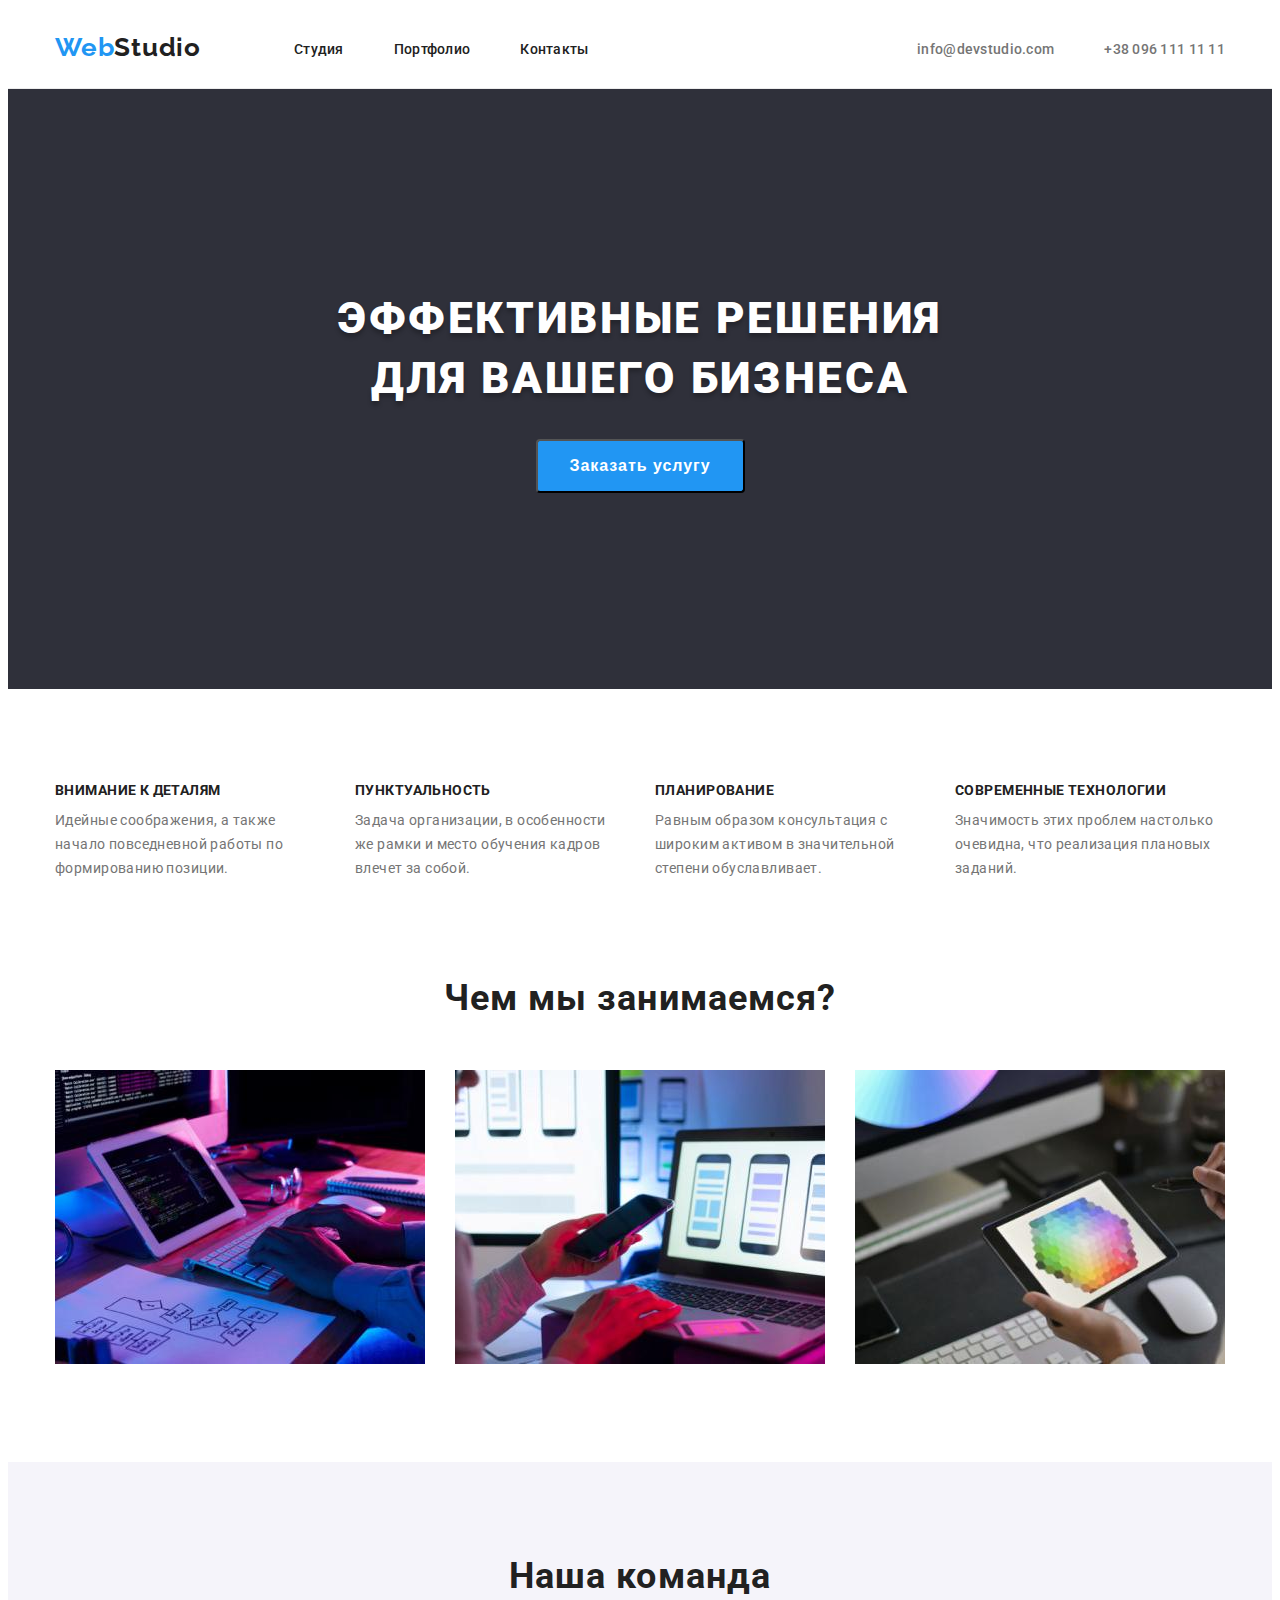
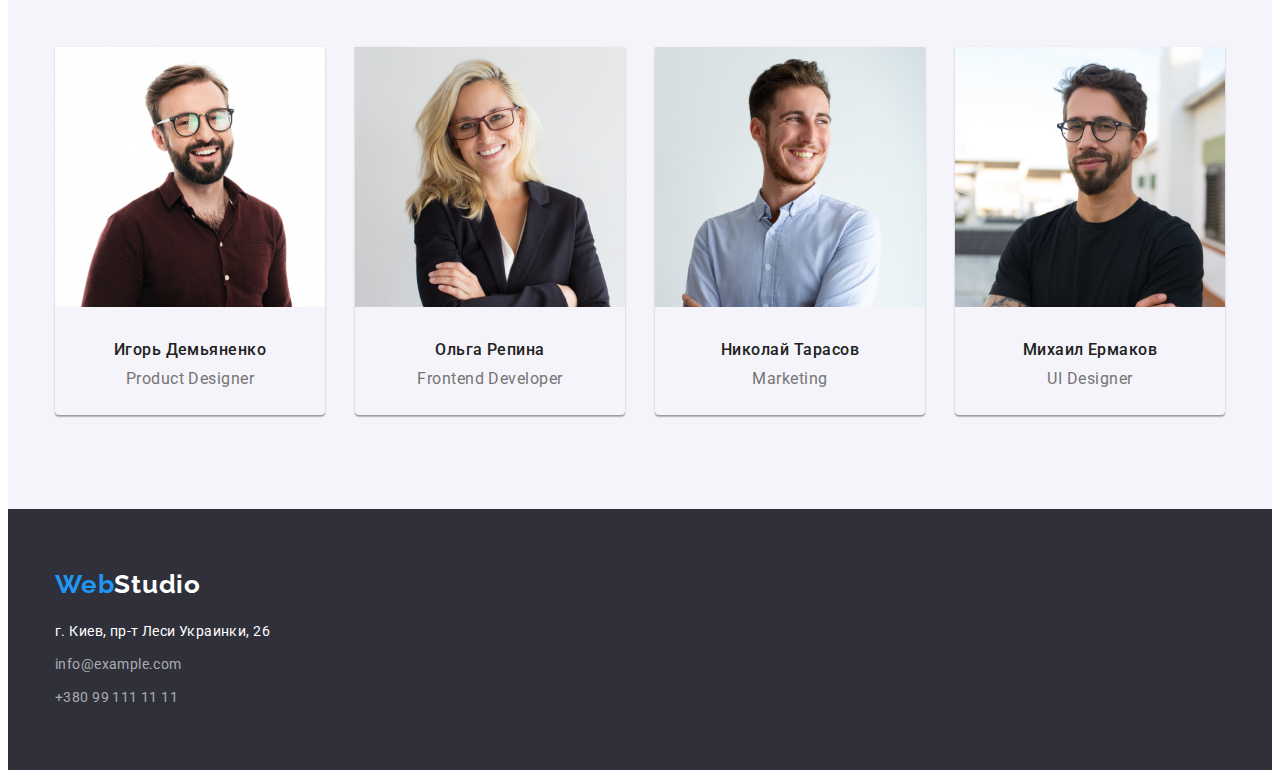
<file: index.html>
<!DOCTYPE html>
<html lang="ru">
  <head>
    <meta charset="UTF-8" />
    <meta http-equiv="X-UA-Compatible" content="IE=edge" />
    <meta name="viewport" content="width=device-width, initial-scale=1.0" />
    <title>Document</title>
    <link rel="preconnect" href="https://fonts.googleapis.com" />
    <link rel="preconnect" href="https://fonts.gstatic.com" crossorigin />
    <link
      href="https://fonts.googleapis.com/css2?family=Raleway:wght@700&family=Roboto:wght@400;500;700;900&display=swap"
      rel="stylesheet"
    />
    <link
      rel="stylesheet"
      href="https://cdnjs.cloudflare.com/ajax/libs/modern-normalize/1.1.0/modern-normalize.min.css"
      integrity="sha512-wpPYUAdjBVSE4KJnH1VR1HeZfpl1ub8YT/NKx4PuQ5NmX2tKuGu6U/JRp5y+Y8XG2tV+wKQpNHVUX03MfMFn9Q=="
      crossorigin="anonymous"
      referrerpolicy="no-referrer"
    />
    <link rel="stylesheet" href="./css/styles.css" />
  </head>
  <!-------------------body----------------------->
  <body>
    <header class="page-header">
      <div class="container header-container">
        <a href="./index.html" class="header-logo link"
          ><span class="logo-web">Web</span>Studio
        </a>
        <nav class="header-nav">
          <ul class="list menu-list">
            <li class="menu-item">
              <a class="menu-link link current" href="./index.html">Студия</a>
            </li>
            <li class="menu-item">
              <a class="menu-link link" href="./portfolio.html">Портфолио</a>
            </li>
            <li class="menu-item">
              <a class="menu-link link" href="">Контакты</a>
            </li>
          </ul>
        </nav>
        <div class="header-connect">
          <ul class="contact-menu list">
            <li class="contact-item">
              <a class="contact link" href="mailto:info@devstudio.com"
                >info@devstudio.com
              </a>
            </li>
            <li class="contact-item">
              <a class="contact link" href="tel:+380961111111"
                >+38 096 111 11 11</a
              >
            </li>
          </ul>
        </div>
      </div>
    </header>
    <!-------------------------main------------------------------>
    <main>
      <section class="page-section">
        <div class="container page-section-container">
          <h1 class="main-title main-title-text">
            Эффективные решения для вашего бизнеса
          </h1>
          <button type="button" class="main-btn main-btn-item">
            Заказать услугу
          </button>
        </div>
      </section>
      <section class="second-section second-section-section">
        <div class="container based-container">
            <h2 class="visually-hidden">Почему так</h2>
            <ul class="pre-section list second-pre-section">
              <li class="title-section-text">
                <h3 class="sub-section second-sub-section">
                  Внимание к деталям
                </h3>
                <p class="section-text second-section-text">
                  Идейные соображения, а также начало повседневной работы по
                  формированию позиции.
                </p>
              </li>
              <li class="title-section-text">
                <h3 class="sub-section second-sub-section">Пунктуальность</h3>
                <p class="section-text second-section-text">
                  Задача организации, в особенности же рамки и место обучения
                  кадров влечет за собой.
                </p>
              </li>
              <li class="title-section-text">
                <h3 class="sub-section second-sub-section">Планирование</h3>
                <p class="section-text second-section-text">
                  Равным образом консультация с широким активом в значительной
                  степени обуславливает.
                </p>
              </li>
              <li class="title-section-text">
                <h3 class="sub-section second-sub-section">
                  Современные технологии
                </h3>
                <p class="section-text second-section-text">
                  Значимость этих проблем настолько очевидна, что реализация
                  плановых заданий.
                </p>
              </li>
            </ul>
          </div>
      </section>
      <section class="section-image">
          <h2 class="pre-title second-pre-title">Чем мы занимаемся?</h2>
          <div class="container image-container">
            <ul class="list image image-title">
              <li>
                <img
                  src="./images/img-prgrm.jpg"
                  alt="Работа за компьютером"
                  width="370"
                  height="294"
                />
              </li>
            </ul>
            <ul class="list image image-title">
              <li>
                <img
                  src="./images/img-phone.jpg"
                  alt="Работа с телефоном"
                  width="370"
                  height="294"
                />
              </li>
            </ul>
            <ul class="list image image-title">
              <li>
                <img
                  src="./images/img-pln.jpg"
                  alt="Работа с планшетом"
                  width="370"
                  height="294"
                />
              </li>
            </ul>
          </div>
        </div>
      </section>
      <section class="third-section">
        <div class="container third-section-container">
          <h2 class="th-section">Наша команда</h2>
          <ul class="list image image-section">
            <div class="image-text">
              <li class="box-image">
                <img
                  src="./images/img-smg.jpg"
                  alt="Игорь Демьяненко"
                  width="270"
                  height="260"
                />
                
              <div class="paragraf-title">
                <h3 class="sub-title sub-title-name">Игорь Демьяненко</h3>
                <p class="job-title">Product Designer</p>
                </div>
              </li>
            </div>
            <div class="image-text">
              <li class="box-image">
                <img
                  src="./images/img-gl.jpg"
                  alt="Ольга Репина"
                  width="270"
                  height="260"
                />
                <div class="paragraf-title">
                <h3 class="sub-title sub-title-name">Ольга Репина</h3>
                <p class="job-title">Frontend Developer</p>
                </div>
              </li>
            </div>
            <div class="image-text">
              <li class="box-image">
                <img
                  src="./images/img-dsr.jpg"
                  alt="Николай Тарасов"
                  width="270"
                  height="260"
                />
                <div class="paragraf-title">
                <h3 class="sub-title sub-title-name">Николай Тарасов</h3>
                <p class="job-title">Marketing</p>
                </div>
              </li>
            </div>
            <div class="image-text">
              <li class="box-image">
                <img
                  src="./images/img-gr.jpg"
                  alt="Михаил Ермаков"
                  width="270"
                  height="260"
                />
                <div class="paragraf-title">
                <h3 class="sub-title sub-title-name">Михаил Ермаков</h3>
                <p class="job-title">UI Designer</p>
                </div>
              </li>
            </div>
          </ul>
      </section>
    </main>
    <footer class="type-footer">
      <section class="section-footer">
      <div class="container contact-container">
        <a href="./index.html" class="footer-logo link footer-logo-position"
          ><span class="logo-web ">Web</span>Studio
        </a>      
        <address class="address-contact">                 
          <p class="street">г. Киев, пр-т Леси Украинки, 26</p>
        </address>
          <a class="contact-footer link" href="mailto:info@example.com"
              >info@example.com</a
            >
            <a class="contact-footer link" href="tel:+380991111111"
              >+380 99 111 11 11</a
            >
      </div>      
      </section>
    </footer>
  </body>
</html>
</file>
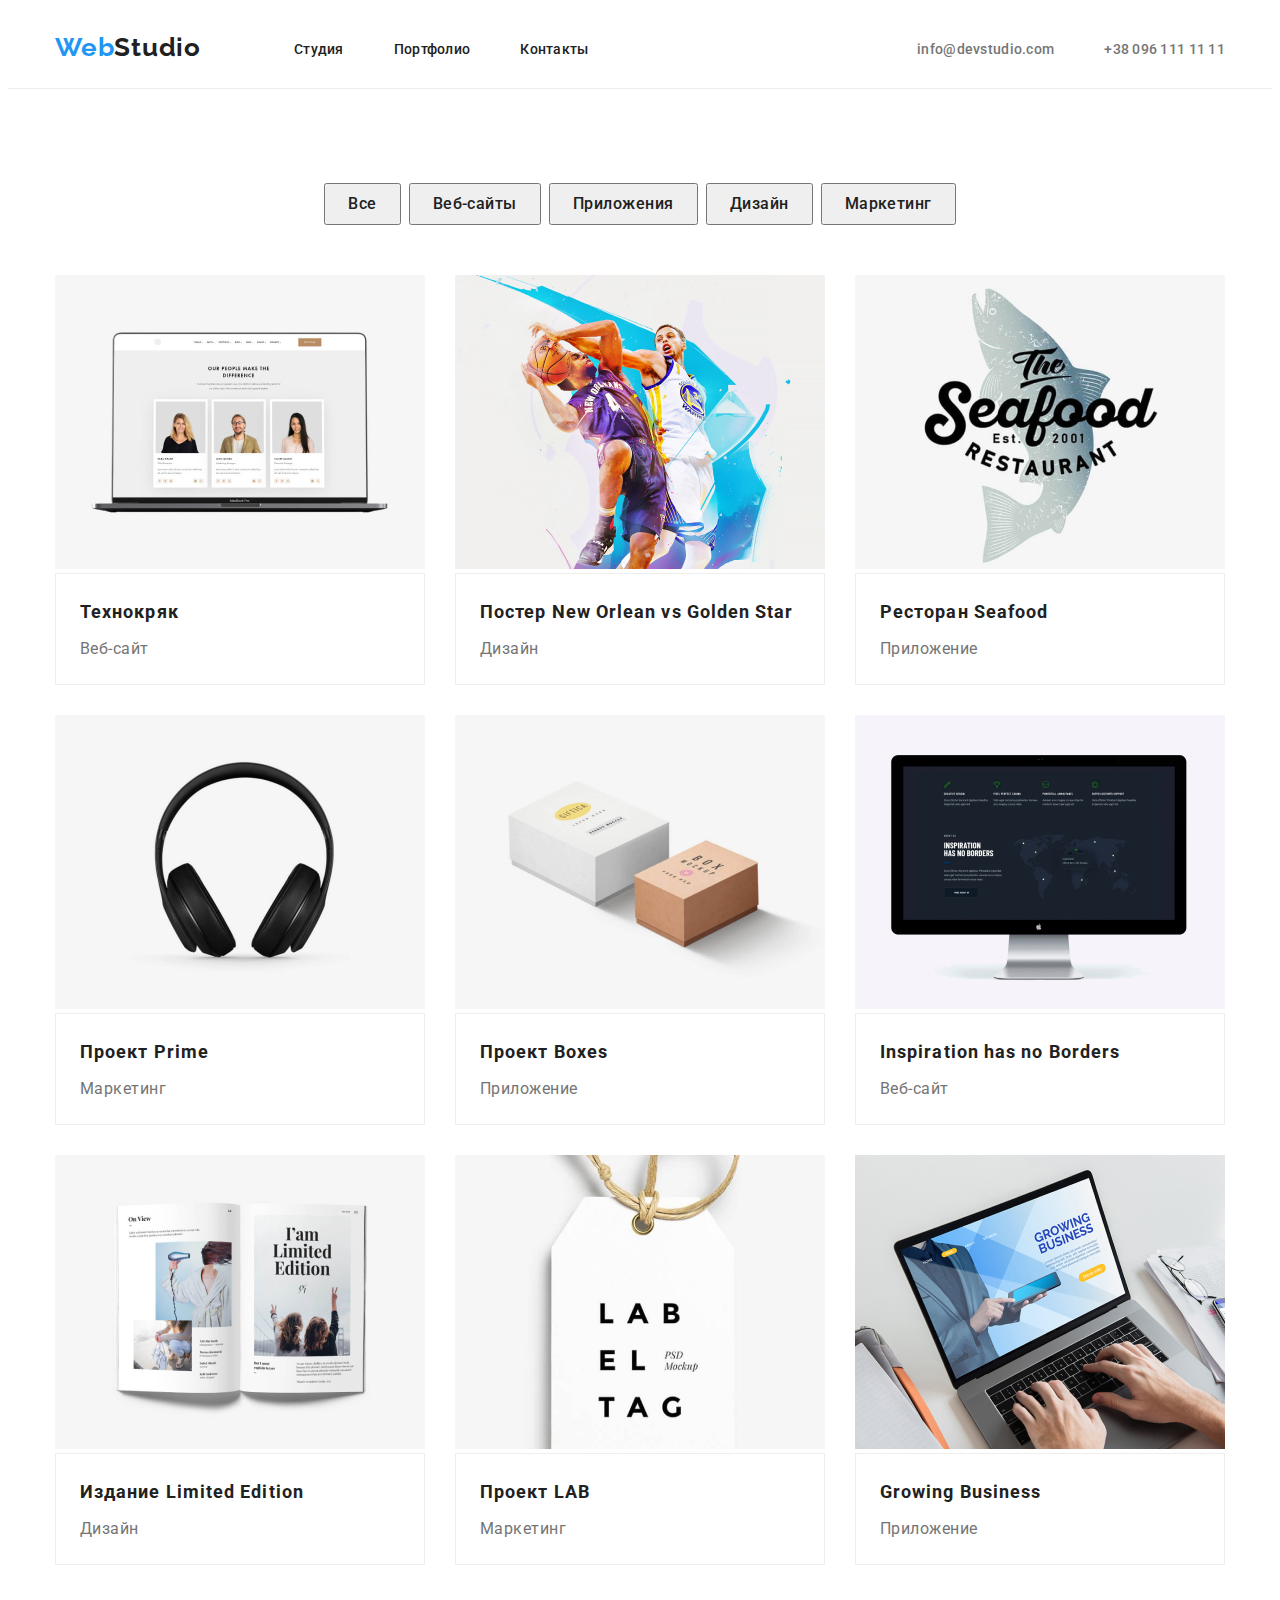
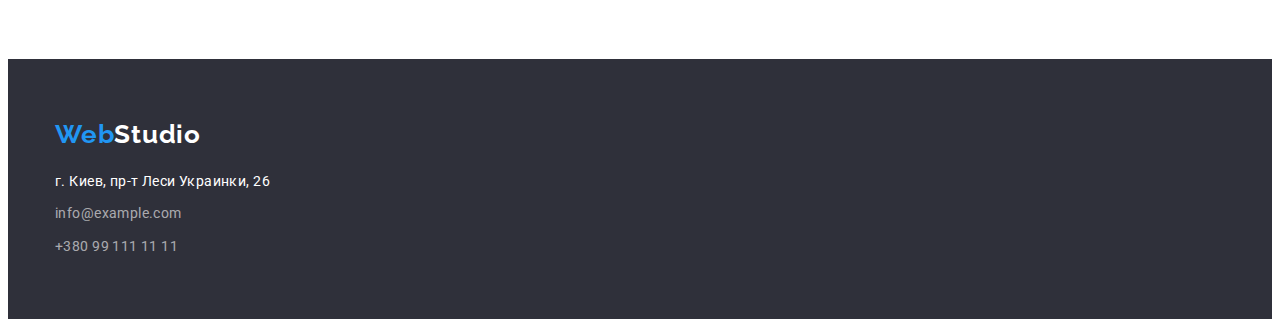
<file: portfolio.html>
<!DOCTYPE html>
<html lang="ru">
  <head>
    <meta charset="UTF-8" />
    <meta http-equiv="X-UA-Compatible" content="IE=edge" />
    <meta name="viewport" content="width=device-width, initial-scale=1.0" />
    <title>Document</title>
    <link
      rel="stylesheet"
      href="https://github.com/sindresorhus/modern-normalize/blob/main/modern-normalize.css"
    />
    <link rel="preconnect" href="https://fonts.googleapis.com" />
    <link rel="preconnect" href="https://fonts.gstatic.com" crossorigin />
    <link
      href="https://fonts.googleapis.com/css2?family=Raleway:wght@700&family=Roboto:wght@400;500;700;900&display=swap"
      rel="stylesheet"
    />
    <link
      rel="stylesheet"
      href="https://cdnjs.cloudflare.com/ajax/libs/modern-normalize/1.1.0/modern-normalize.min.css"
      integrity="sha512-wpPYUAdjBVSE4KJnH1VR1HeZfpl1ub8YT/NKx4PuQ5NmX2tKuGu6U/JRp5y+Y8XG2tV+wKQpNHVUX03MfMFn9Q=="
      crossorigin="anonymous"
      referrerpolicy="no-referrer"
    />
    <link rel="stylesheet" href="./css/styles.css" />
  </head>
  <body>
    <header class="page-header">
      <div class="container header-container">
        <a href="./index.html" class="header-logo link"
          ><span class="logo-web">Web</span>Studio
        </a>
        <nav class="header-nav">
          <ul class="list menu-list">
            <li class="menu-item">
              <a class="menu-link link current" href="./index.html">Студия</a>
            </li>
            <li class="menu-item">
              <a class="menu-link link" href="./portfolio.html">Портфолио</a>
            </li>
            <li class="menu-item">
              <a class="menu-link link" href="">Контакты</a>
            </li>
          </ul>
        </nav>
        <div class="header-connect">
          <ul class="contact-menu list">
            <li class="contact-item">
              <a class="contact link" href="mailto:info@devstudio.com"
                >info@devstudio.com
              </a>
            </li>
            <li class="contact-item">
              <a class="contact link" href="tel:+380961111111"
                >+38 096 111 11 11</a
              >
            </li>
          </ul>
        </div>
      </div>
    </header>
    <main class="about-menu">
      <section class="about-menu-list">
        <div class="container about-menu-container">
          <ul class="site-nav list site-nav-menu">
            <li class="button-menu">
              <button type="button" class="btn btn-item">Все</button>
            </li>
            <li class="button-menu">
              <button type="button" class="btn btn-item">Веб-сайты</button>
            </li>
            <li class="button-menu">
              <button type="button" class="btn btn-item">Приложения</button>
            </li>
            <li class="button-menu">
              <button type="button" class="btn btn-item">Дизайн</button>
            </li>
            <li class="button-menu">
              <button type="button" class="btn btn-item">Маркетинг</button>
            </li>
          </ul>
        </div>
        <div class="container about-section-container">
          <ul class="about-section list">
            <li class="border">
              <img
                src="./images/tehno.jpg"
                alt="ноутбук"
                width="370"
                height="294"
              />
              <div class="about-item">
                <h3 class="about-title about-title-item">Технокряк</h3>
                <p class="about-text about-text-item">Веб-сайт</p>
              </div>
            </li>
            <li class="border">
              <img
                src="./images/poster.jpg"
                alt="постер баскетбол"
                width="370"
                height="294"
              />
              <div class="about-item">
                <h3 class="about-title about-title-item">
                  Постер New Orlean vs Golden Star
                </h3>
                <p class="about-text about-text-item">Дизайн</p>
              </div>
            </li>
            <li class="border">
              <img
                src="./images/rest.jpg"
                alt="Рыбный ресторан"
                width="370"
                height="294"
              />
              <div class="about-item">
                <h3 class="about-title about-title-item">Ресторан Seafood</h3>
                <p class="about-text about-text-item">Приложение</p>
              </div>
            </li>
            <li class="border">
              <img
                src="./images/sound.jpg"
                alt="Наушники"
                width="370"
                height="294"
              />
              <div class="about-item">
                <h3 class="about-title about-title-item">Проект Prime</h3>
                <p class="about-text about-text-item">Маркетинг</p>
              </div>
            </li>
            <li class="border">
              <img
                src="./images/box.jpg"
                alt="коробки"
                width="370"
                height="294"
              />
              <div class="about-item">
                <h3 class="about-title about-title-item">Проект Boxes</h3>
                <p class="about-text about-text-item">Приложение</p>
              </div>
            </li>
            <li class="border">
              <img
                src="./images/comp.jpg"
                alt="Компьютер"
                width="370"
                height="294"
              />
              <div class="about-item">
                <h3 class="about-title about-title-item">
                  Inspiration has no Borders
                </h3>
                <p class="about-text about-text-item">Веб-сайт</p>
              </div>
            </li>
            <li class="border">
              <img
                src="./images/journale.jpg"
                alt="Издание"
                width="370"
                height="294"
              />
              <div class="about-item">
                <h3 class="about-title about-title-item">
                  Издание Limited Edition
                </h3>
                <p class="about-text about-text-item">Дизайн</p>
              </div>
            </li>
            <li class="border">
              <img
                src="./images/lab.jpg"
                alt="Проджект Лэб"
                width="370"
                height="294"
              />
              <div class="about-item">
                <h3 class="about-title about-title-item">Проект LAB</h3>
                <p class="about-text about-text-item">Маркетинг</p>
              </div>
            </li>
            <li class="border">
              <img
                src="./images/groving.jpg"
                alt="Поиск в интернете"
                width="370"
                height="294"
              />
              <div class="about-item">
                <h3 class="about-title about-title-item">Growing Business</h3>
                <p class="about-text about-text-item">Приложение</p>
              </div>
            </li>
          </ul>
        </div>
      </section>
    </main>
    <footer class="type-footer">
      <section class="section-footer">
        <div class="container contact-container">
          <a href="./index.html" class="footer-logo link footer-logo-position"
            ><span class="logo-web">Web</span>Studio
          </a>
          <address class="address-contact">
            <p class="street">г. Киев, пр-т Леси Украинки, 26</p>
          </address>
          <a class="contact-footer link" href="mailto:info@example.com"
            >info@example.com</a
          >
          <a class="contact-footer link" href="tel:+380991111111"
            >+380 99 111 11 11</a
          >
        </div>
      </section>
    </footer>
  </body>
</html>
</file>
<file: css/styles.css>
:root {
  --header-collor: #212121;
  --primary-text-color: #212121;
  --second-text-color: #757575;
  --primary-title-collor: #ffffff;
  --accent-color: #2196f3;
  --back-color: #2f303a;
  --last-contact-color: rgba(255, 255, 255, 0.6);
}

/*-------------------boxxxxx---------------*/
*,
*::before,
*::after {
  box-sizing: border-box;
}

p,
h1,
h2,
h3,
h4,
h5,
h6 {
  margin: 0;
}

ul {
  margin: 0;
  padding: 0;
}

button {
  cursor: pointer;
}

/*----------------body--------------------*/
body {
  font-family: "Roboto", sans-serif;
  font-size: 18px;
  font-weight: 500;
}

.container {
  width: 1200px;
  padding-right: 15px;
  padding-left: 15px;
  margin: 0 auto;
}

.list {
  list-style: none;
}

.link {
  text-decoration: none;
}

/*---------header----------*/
header {
  padding-top: 24px;
  padding-bottom: 25px;
  border-bottom: 1px solid #ECECEC;
}

.header-nav {
  display: flex;
}

.menu-list {
  display: flex;
}

.contact-menu {
  display: flex;
}

.header-container {
  display: flex;
  align-items: center;
}

.header-logo {
  margin-right: 93px;
}

.header-connect {
  margin-left: auto;
}

.logo-web {
  font-family: "Raleway", sans-serif;
  font-weight: 700;
  font-size: 26px;
  line-height: 1.19;
  letter-spacing: 0.03em;
  color: var(--accent-color);
}

.header-logo {
  font-family: "Raleway", sans-serif;
  font-weight: 700;
  font-size: 26px;
  line-height: 1.19;
  letter-spacing: 0.03em;
  color: var(--primary-text-color);
}

.menu-item:not(:last-child) {
  margin-right: 50px;
}

.menu-link {
  font-weight: 500;
  font-size: 14px;
  line-height: 1.14;
  letter-spacing: 0.02em;
  color: var(--header-collor);
}

.menu-link:hover,
.menu-link:focus {
  color: var(--accent-color);
}

.contact {
  font-weight: 500;
  font-size: 14px;
  line-height: 1.14;
  letter-spacing: 0.02em;
  color: var(--second-text-color);
}

.contact-item:not(:last-child) {
  margin-right: 50px;
}

.contact:hover,
.contact:focus {
  color: var(--accent-color);
}

/* --------------section---------- */
.page-section {
  background-color: var(--back-color);
  max-width: 1600px;
  height: 600px;
  text-align: center;
  padding-top: 200px;
  padding-bottom: 200px ;
  margin: 0 auto;
}

.page-section-container{
  display: flex;
  align-items: center;
  flex-direction: column;
  flex-shrink: 0;
}

.main-title {
font-weight: 900;
font-size: 44px;
line-height: 1.36;
text-align: center;
letter-spacing: 0.06em;
text-transform: uppercase;
color:var(--primary-title-collor);
}

.main-title-text{
  width: 696px;
  height: auto;
  margin-bottom: 30px;
  text-shadow: 0px 4px 4px rgba(0, 0, 0, 0.25);
}

.main-btn {
  font-weight: bold;
  font-size: 16px;
  line-height: 1.87;
  letter-spacing: 0.06em;
  color: var(--primary-title-collor);
  background-color: var(--accent-color);
  border-radius: 4px;
}

.main-btn-item{
  padding: 10px 32px 10px 32px;
}

/* ----------second-section--------------- */
.second-section-section{
  padding-top: 94px;
}

.title-section-text:not(:last-child){
  margin-right: 30px;
}

.second-pre-section{
  display: flex;
  flex-direction: row;
}

.visually-hidden{
  position: absolute;
  width: 1px;
  height: 1px;
  margin: -1px;
  padding: 0;
  overflow: hidden;
  border: 0;
  clip: rect(0 0 0 0)
}

.section-image{
  padding-top: 94px;
  padding-bottom: 94px;
}

.pre-title {
  font-weight: bold;
  font-size: 36px;
  line-height: 1.16;
  text-align: center;
  letter-spacing: 0.03em;
  color: var(--primary-text-color);
}

.sub-section {
  font-weight: bold;
  font-size: 14px;
  line-height: 1.14;
  letter-spacing: 0.03em;
  text-transform: uppercase;
  color: var(--primary-text-color);
}

.section-text {
  font-weight: 400;
  font-size: 14px;
  line-height: 1.71;
  letter-spacing: 0.03em;
  color: var(--second-text-color);
}

.second-pre-title{
  margin-bottom: 50px;
}

.image-container{
  display: flex;
  flex-direction: row;
  
}
.image-title:not(:last-child){
  margin-right: 30px;
}

.second-sub-section{
  margin-bottom: 10px;
}

.second-section-text{
  width: 270px;
  height: 75px;
}



/* ------------third-section---------------- */
.third-section{
  background: #F5F4FA;
}

.third-section{
  padding-top: 94px;
  padding-bottom: 94px;
}

.box-image{
  box-shadow: 0px 1px 3px rgba(0, 0, 0, 0.12), 0px 1px 1px rgba(0, 0, 0, 0.14), 0px 2px 1px rgba(0, 0, 0, 0.2);
  border-radius: 0px 0px 4px 4px;
  width: 270px;
  height: 368px;
}

.image-section{
  display: flex;
  justify-content: center
}

.image-text{
  text-align: center;
  pt
}

.image-text:not(:last-child){
  margin-right: 30px;
}

.th-section {
  font-weight: bold;
  font-size: 36px;
  line-height: 1.16;
  text-align: center;
  letter-spacing: 0.03em;
  color: var(--primary-text-color);
  margin-bottom: 50px;
}

.sub-title {
  font-weight: 500;
  font-size: 16px;
  line-height: 1.18;
  letter-spacing: 0.03em;
  color: var(--primary-text-color);
}
.sub-title-name{
  margin-bottom: 10px;
}

.job-title {
  font-weight: 400;
  font-size: 16px;
  line-height: 1.18;
  letter-spacing: 0.03em;
  color: var(--second-text-color);
}

.paragraf-title{
  padding-top: 30px;
  padding-bottom: 30px;
}



/* ---------footer------------- */
.contact-container{
  display: flex;
  flex-direction: column;
}

.section-footer {
  background-color: var(--back-color);
  padding-top: 60px;
  padding-bottom: 60px;
}

.street {
  font-style: normal;
  font-weight: normal;
  font-size: 14px;
  line-height: 1.71;
  letter-spacing: 0.03em;
  color: var(--primary-title-collor);
  margin-bottom: 9px;
}

.contact-footer{
  font-style: normal;
  font-weight: normal;
  font-size: 14px;
  line-height: 1.71;
  letter-spacing: 0.03em;
  color: var(--last-contact-color);
}

.contact-footer:focus,
.contact-footer:hover {
  color: var(--accent-color);
}

.footer-logo {
  font-family: Raleway;
  font-weight: 700;
  font-size: 26px;
  line-height: 1.19;
  letter-spacing: 0.03em;
  color: var(--primary-title-collor);
}

.contact-footer:not(:last-child){
  margin-bottom: 9px;
}

.footer-logo-position{
  margin-bottom: 20px;
}


/* ------------portfolio.html-------------- */
.about-menu-list{
  padding-top: 94px;
  padding-bottom: 94px;
}

.about-section{
  display: block;
  flex-direction: row;
}


.button-menu:not(:last-child){
  margin-right: 8px;
}

.site-nav{
  display: flex;
  justify-content: center;
  margin-bottom: 50px;
}

.btn {
  font-family: Roboto;
  font-weight: 500;
  font-size: 16px;
  line-height: 1.62;
  text-align: center;
  letter-spacing: 0.03em;
  color: var(--primary-text-color);
}

.btn-item{
  padding-top: 6px;
  padding-right: 22px;
  padding-bottom: 6px;
  padding-left: 22px;
}

.btn:hover,
.btn:focus {
  background-color: var(--accent-color);
  color: var(--primary-title-collor);
}

.about-title {
  font-weight: 700;
  line-height: 2;
  font-size: 18px;
  letter-spacing: 0.06em;
  color: var(--primary-text-color);
}

.about-text {
  font-weight: 400;
  font-size: 16px;
  line-height: 1.87;
  letter-spacing: 0.03em;
  color: var(--second-text-color);
}

.about-section{
  display: flex;
  flex-wrap: wrap;
  margin-right: -30px;  
  margin-bottom: -30px;
}

.border{
  display: block;
  margin-right: 30px;
  margin-bottom: 30px;
}

.about-item{
  padding: 20px 24px 20px 24px;
  background: #FFFFFF;
  border: 1px solid #EEEEEE;
}

.about-title-item{
  margin-bottom: 4px;
}
</file>
